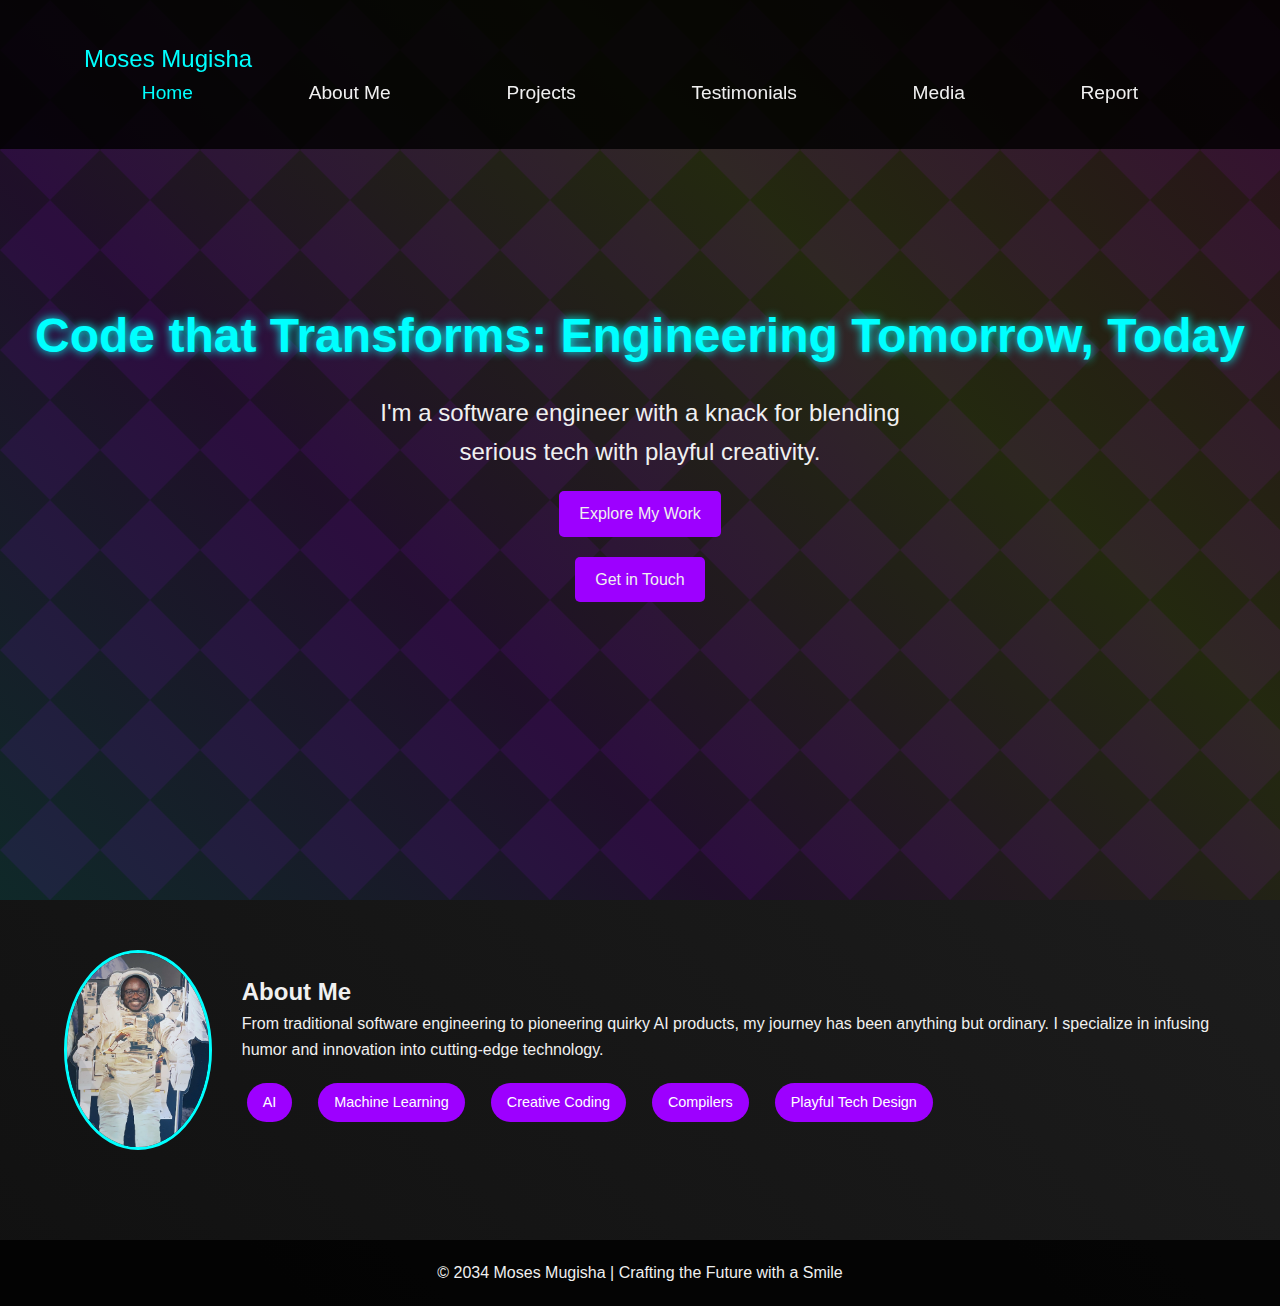
<file: index.html>
<!DOCTYPE html>
<html lang="en">
<head>
    <meta charset="UTF-8">
    <meta name="viewport" content="width=device-width, initial-scale=1.0">
    <title>Moses Mugisha: Portfolio of an AI Ninja</title>
    <link rel="stylesheet" href="assets/stylesheets/styles.css"> <!-- Linking external CSS file -->
</head>
<body>
    <header>
        <div class="container">
            <a href="#" class="logo">Moses Mugisha</a> <!-- Logo -->
            <nav>
                <ul>
                    <li><a class="active" href="index.html">Home</a></li> <!-- Navigation links -->
                    <li><a href="about.html">About Me</a></li>
                    <li><a href="projects.html">Projects</a></li>
                    <li><a href="testimonials.html">Testimonials</a></li>
                    <li><a href="media.html">Media</a></li>
                    <li><a href="report.html">Report</a></li>
                </ul>
            </nav>
        </div>
    </header>

    <main>
        <section id="home" class="hero">
            <h1>Code that Transforms: Engineering Tomorrow, Today</h1> <!-- Main heading -->
            <p>I'm a software engineer with a knack for blending serious tech with playful creativity.</p> <!-- Description -->
            <a href="projects.html" class="cta-button">Explore My Work</a> <!-- Call-to-action button -->
            <a href="contact.html" class="cta-button">Get in Touch</a> <!-- Call-to-action button -->
        </section>

        <section id="about" class="about-me container">
            <img src="assets/images/me.png" alt="AI Artisan" class="profile-image"> <!-- Profile image -->
            <div class="about-content">
                <h2>About Me</h2> <!-- About section heading -->
                <p>From traditional software engineering to pioneering quirky AI products, my journey has been anything but ordinary. I specialize in infusing humor and innovation into cutting-edge technology.</p> <!-- About section description -->
                <div class="skills">
                    <span class="skill-badge">AI</span> <!-- Skill badge -->
                    <span class="skill-badge">Machine Learning</span> <!-- Skill badge -->
                    <span class="skill-badge">Creative Coding</span> <!-- Skill badge -->
                    <span class="skill-badge">Compilers</span> <!-- Skill badge -->
                    <span class="skill-badge">Playful Tech Design</span> <!-- Skill badge -->
                </div>
            </div>
        </section>
    </main>

    <footer>
        <p>&copy; 2034 Moses Mugisha | Crafting the Future with a Smile</p> <!-- Footer text -->
    </footer>

<script src="assets/javascripts/index.js"></script> <!-- Linking external JavaScript file -->
</body>
</html>
</file>
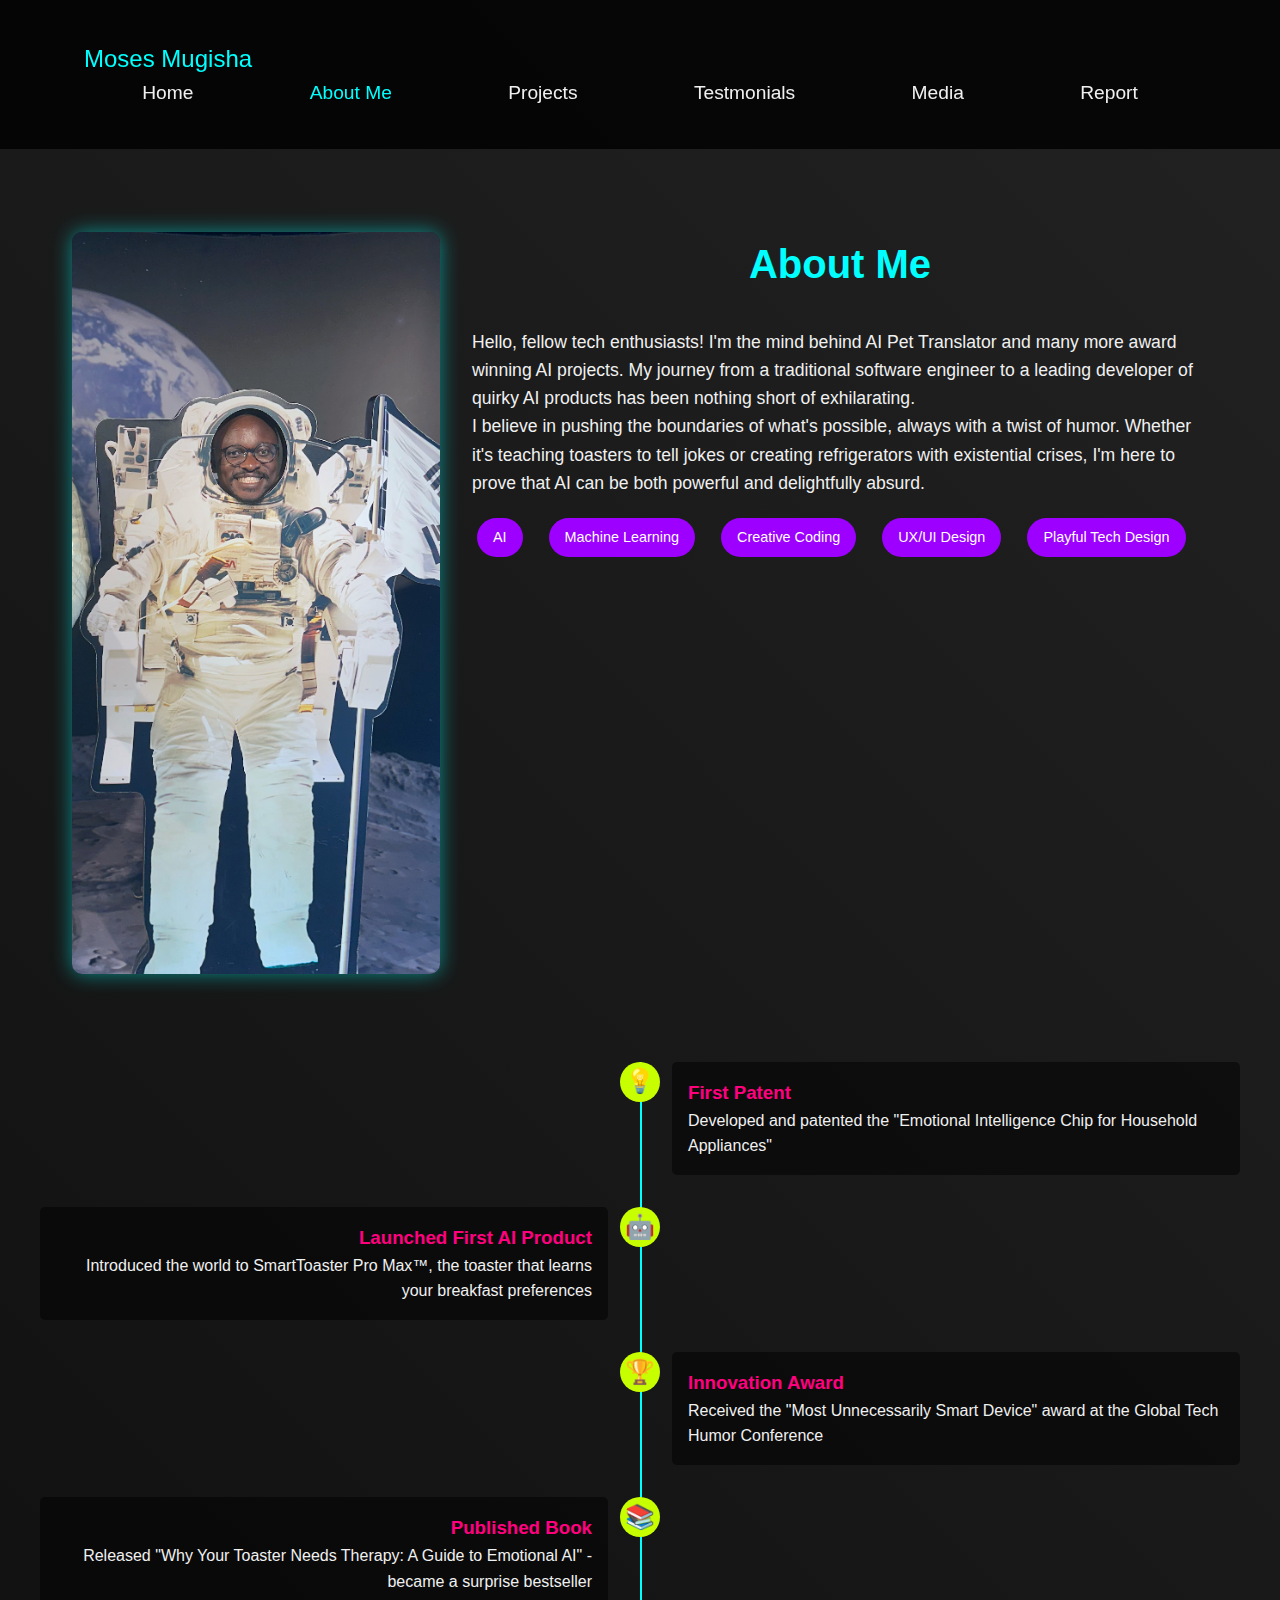
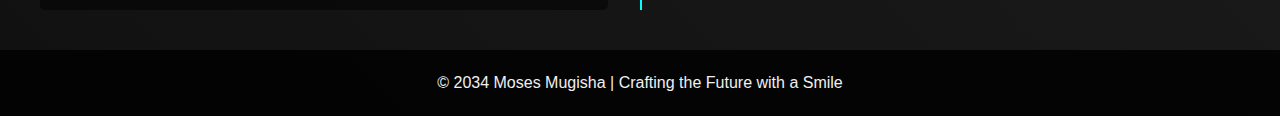
<file: about.html>
<!DOCTYPE html>
<html lang="en">
<head>
    <meta charset="UTF-8">
    <meta name="viewport" content="width=device-width, initial-scale=1.0">
    <title>About Me - The Future Forge: Portfolio of Moses Mugisha</title>
    <link rel="stylesheet" href="assets/stylesheets/styles.css">
</head>
<body>
     <!-- Navigation -->
     <header>
        <div class="container">
            <a href="#" class="logo">Moses Mugisha</a>
            <nav>
                <ul>
                    <li><a href="index.html">Home</a></li>
                    <li><a class="active" href="about.html">About Me</a></li>
                    <li><a href="projects.html">Projects</a></li>
                    <li><a href="testimonials.html">Testmonials</a></li>
                    <li><a href="media.html">Media</a></li>
                    <li><a href="report.html">Report</a></li>
                </ul>
            </nav>
        </div>
    </header>

    <main class="about-main">
        <!-- About section -->
        <section class="about-section">
            <div class="profile-photo">
                <img src="assets/images/me.png" alt="AI Engineer in a futuristic workspace" aria-hidden="true">
            </div>
            <div class="bio">
                <h1>About Me</h1>
                <p>
                    Hello, fellow tech enthusiasts! I'm the mind behind  AI Pet Translator and many more award winning AI projects. My journey from a traditional software engineer to a leading developer of quirky AI products has been nothing short of exhilarating.
                </p>
                <p>
                    I believe in pushing the boundaries of what's possible, always with a twist of humor. Whether it's teaching toasters to tell jokes or creating refrigerators with existential crises, I'm here to prove that AI can be both powerful and delightfully absurd.
                </p>
                <div class="skills">
                    <span class="skill-badge">AI</span>
                    <span class="skill-badge">Machine Learning</span>
                    <span class="skill-badge">Creative Coding</span>
                    <span class="skill-badge">UX/UI Design</span>
                    <span class="skill-badge">Playful Tech Design</span>
                </div>
            </div>
        </section>

        <!-- Timeline section -->
        <section class="timeline">
            <div class="timeline-item">
                <div class="timeline-icon">💡</div>
                <div class="timeline-content">
                    <h3>First Patent</h3>
                    <p>Developed and patented the "Emotional Intelligence Chip for Household Appliances"</p>
                </div>
            </div>
            <div class="timeline-item">
                <div class="timeline-icon">🤖</div>
                <div class="timeline-content">
                    <h3>Launched First AI Product</h3>
                    <p>Introduced the world to SmartToaster Pro Max™, the toaster that learns your breakfast preferences</p>
                </div>
            </div>
            <div class="timeline-item">
                <div class="timeline-icon">🏆</div>
                <div class="timeline-content">
                    <h3>Innovation Award</h3>
                    <p>Received the "Most Unnecessarily Smart Device" award at the Global Tech Humor Conference</p>
                </div>
            </div>
            <div class="timeline-item">
                <div class="timeline-icon">📚</div>
                <div class="timeline-content">
                    <h3>Published Book</h3>
                    <p>Released "Why Your Toaster Needs Therapy: A Guide to Emotional AI" - became a surprise bestseller</p>
                </div>
            </div>
        </section>
    </main>

    <footer>
        <p>&copy; 2034 Moses Mugisha | Crafting the Future with a Smile</p>
    </footer>

    <script src="assets/javascripts/about.js"></script>
</body>
</html>
</file>
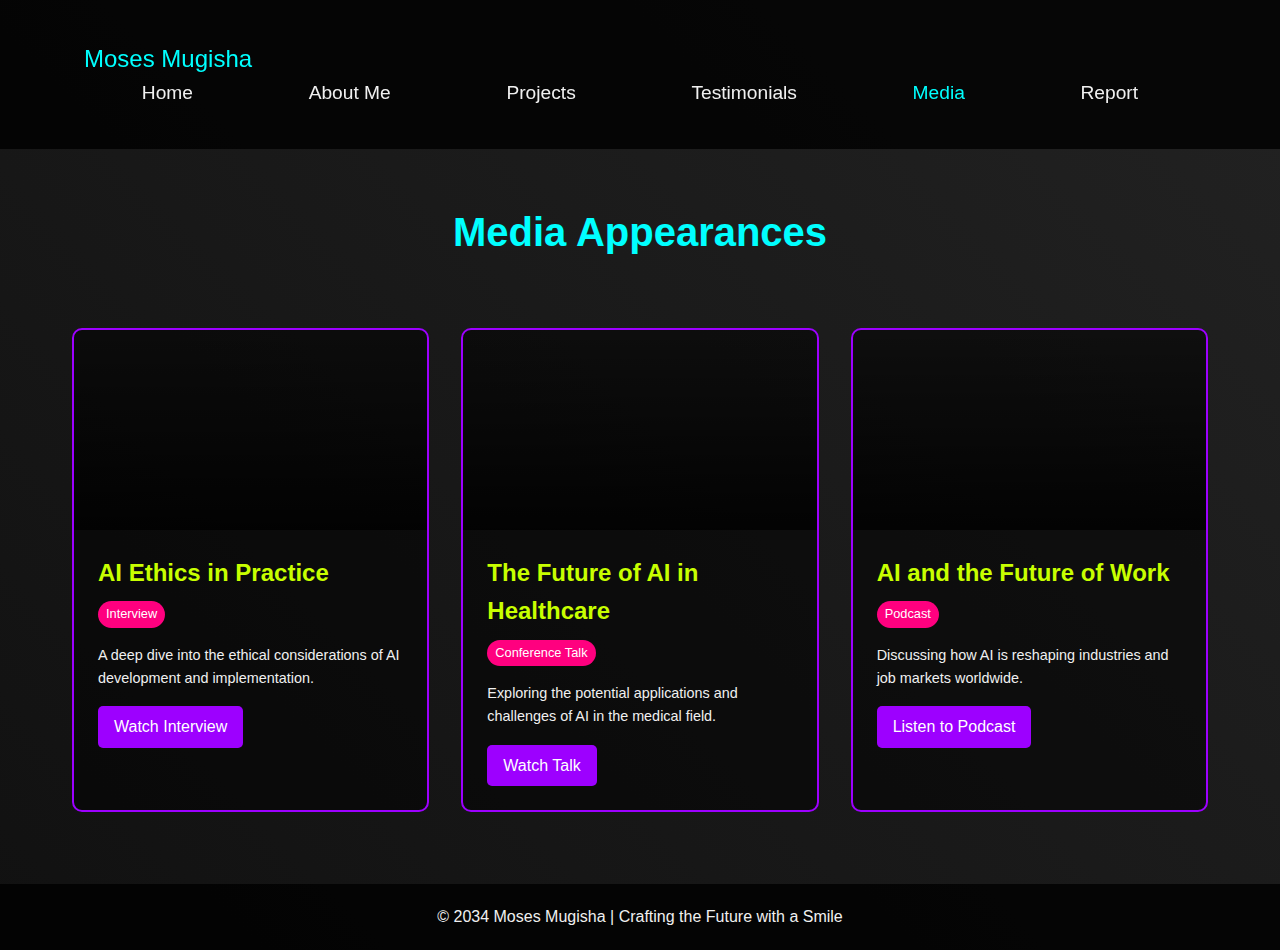
<file: media.html>
<!DOCTYPE html>
<html lang="en">
<head>
    <meta charset="UTF-8">
    <meta name="viewport" content="width=device-width, initial-scale=1.0">
    <title>Media - The Future Forge: Portfolio of an AI Engineer</title>
    <link rel="stylesheet" href="assets/stylesheets/styles.css"> <!-- Linking external CSS file -->
</head>
<body>
    <header>
        <div class="container">
            <a href="#" class="logo">Moses Mugisha</a> <!-- Logo -->
            <nav>
                <ul>
                    <li><a href="index.html">Home</a></li> <!-- Navigation links -->
                    <li><a  href="about.html">About Me</a></li>
                    <li><a href="projects.html">Projects</a></li>
                    <li><a href="testimonials.html">Testimonials</a></li>
                    <li><a class="active" href="media.html">Media</a></li>
                    <li><a href="report.html">Report</a></li>
                </ul>
            </nav>
        </div>
    </header>

    <main class="about-main">
        <h1>Media Appearances</h1> <!-- Main heading -->

        <div class="media-grid">
            <div class="media-card">
                <div class="media-thumbnail" style="background-image: url('https://picsum.photos/seed/interview1/300/200');"></div> <!-- Thumbnail image -->
                <div class="media-content">
                    <h2 class="media-title">AI Ethics in Practice</h2> <!-- Title -->
                    <span class="media-type">Interview</span> <!-- Type of media -->
                    <p class="media-description">A deep dive into the ethical considerations of AI development and implementation.</p> <!-- Description -->
                    <a href="#" class="media-link view-media" data-media="media1">Watch Interview</a> <!-- Link to watch the interview -->
                </div>
            </div>

            <div class="media-card">
                <div class="media-thumbnail" style="background-image: url('https://picsum.photos/seed/talk1/300/200');"></div> <!-- Thumbnail image -->
                <div class="media-content">
                    <h2 class="media-title">The Future of AI in Healthcare</h2> <!-- Title -->
                    <span class="media-type">Conference Talk</span> <!-- Type of media -->
                    <p class="media-description">Exploring the potential applications and challenges of AI in the medical field.</p> <!-- Description -->
                    <a href="#" class="media-link view-media" data-media="media2">Watch Talk</a> <!-- Link to watch the talk -->
                </div>
            </div>

            <div class="media-card">
                <div class="media-thumbnail" style="background-image: url('https://picsum.photos/seed/podcast1/300/200');"></div> <!-- Thumbnail image -->
                <div class="media-content">
                    <h2 class="media-title">AI and the Future of Work</h2> <!-- Title -->
                    <span class="media-type">Podcast</span> <!-- Type of media -->
                    <p class="media-description">Discussing how AI is reshaping industries and job markets worldwide.</p> <!-- Description -->
                    <a href="#" class="media-link view-media" data-media="media3">Listen to Podcast</a> <!-- Link to listen to the podcast -->
                </div>
            </div>
        </div>
    </main>

    <div id="mediaModal" class="media-modal">
        <div class="modal-content">
            <span class="close-modal">&times;</span> <!-- Close button -->
            <h2 class="modal-title"></h2> <!-- Title of the modal -->
            <div class="modal-video"></div> <!-- Video content -->
            <p class="modal-description"></p> <!-- Description of the modal -->
        </div>
    </div>

    <footer>
        <p>&copy; 2034 Moses Mugisha | Crafting the Future with a Smile</p> <!-- Footer text -->
    </footer>
    <script src="assets/javascripts/media.js"></script> <!-- Linking external JavaScript file -->
</body>
</html>
</file>
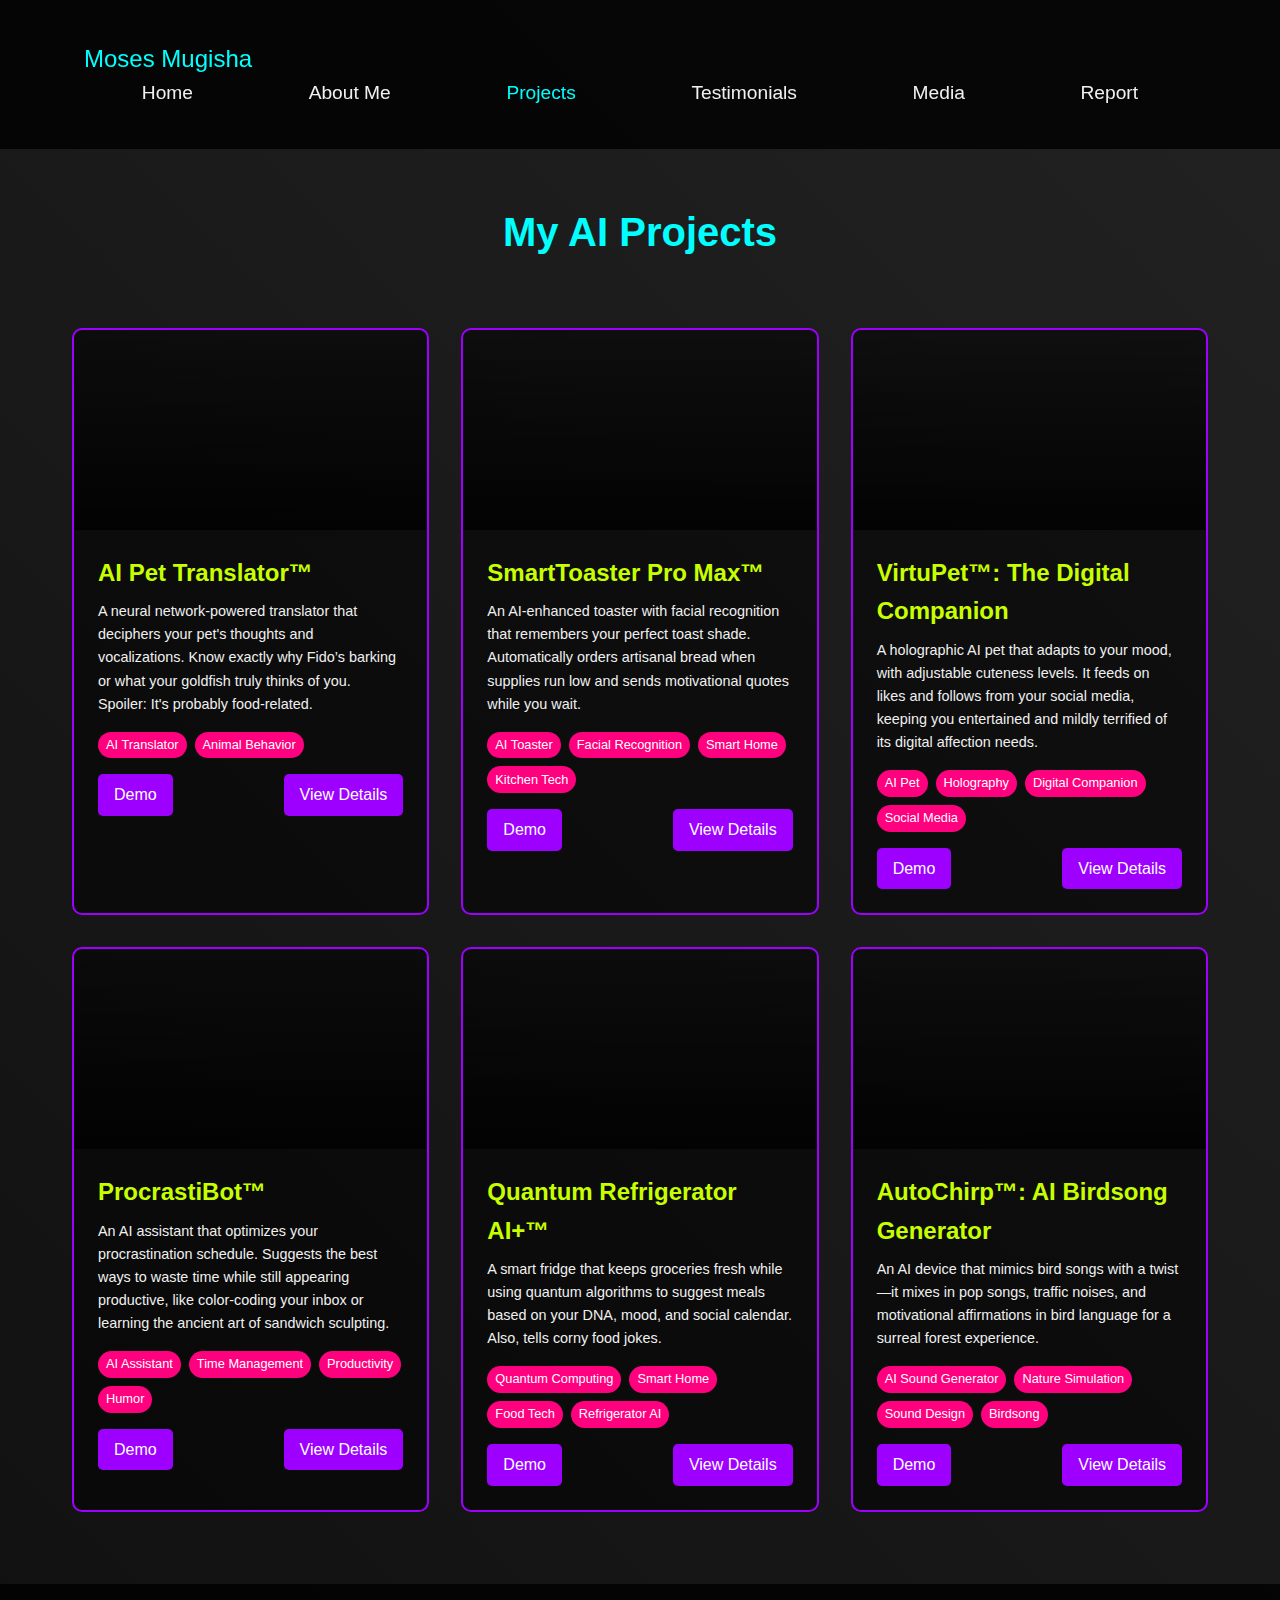
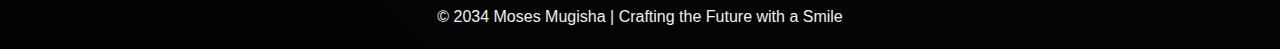
<file: projects.html>
<!DOCTYPE html>
<html lang="en">
<head>
    <meta charset="UTF-8">
    <meta name="viewport" content="width=device-width, initial-scale=1.0">
    <title>Projects - The Future Forge: Portfolio of an AI Engineer</title>
    <link rel="stylesheet" href="assets/stylesheets/styles.css"> <!-- Linking external CSS file -->
    <style>
        /* Add any additional CSS styles here */
    </style>
</head>
<body>
    <header>
        <div class="container">
            <a href="#" class="logo">Moses Mugisha</a> <!-- Logo -->
            <nav>
                <ul>
                    <li><a  href="index.html">Home</a></li> <!-- Navigation links -->
                    <li><a href="about.html">About Me</a></li>
                    <li><a class="active" href="projects.html">Projects</a></li>
                    <li><a href="testimonials.html">Testimonials</a></li>
                    <li><a href="media.html">Media</a></li>
                    <li><a href="report.html">Report</a></li>
                </ul>
            </nav>
        </div>
    </header>

    <main class="about-main">
        <h1>My AI Projects</h1>
        
        <div class="projects-grid">
            <!-- Project Card 1 -->
            <div class="project-card">
                <div class="project-image" style="background-image: url('https://picsum.photos/seed/ai1/300/200');"></div>
                <div class="project-content">
                    <h2 class="project-title">AI Pet Translator™</h2>
                    <p class="project-description">A neural network-powered translator that deciphers your pet's thoughts and vocalizations. Know exactly why Fido’s barking or what your goldfish truly thinks of you. Spoiler: It's probably food-related.</p>
                    <div class="project-tags">
                        
                        <span class="project-tag">AI Translator</span>
                        <span class="project-tag">Animal Behavior</span>
                    </div>
                    <div class="project-links">
                        <a href="#" class="project-link">Demo</a>
                        <a href="#" class="project-link view-details" data-project="project1">View Details</a>
                    </div>
                </div>
            </div>
            
            <div class="project-card">
                <div class="project-image" style="background-image: url('https://picsum.photos/seed/ai2/300/200');"></div>
                <div class="project-content">
                    <h2 class="project-title">SmartToaster Pro Max™</h2>
                    <p class="project-description">An AI-enhanced toaster with facial recognition that remembers your perfect toast shade. Automatically orders artisanal bread when supplies run low and sends motivational quotes while you wait.</p>
                    <div class="project-tags">
                        <span class="project-tag">AI Toaster</span>
                        <span class="project-tag">Facial Recognition</span>
                        <span class="project-tag">Smart Home</span>
                        <span class="project-tag">Kitchen Tech</span>
                    </div>
                    <div class="project-links">
                        <a href="#" class="project-link">Demo</a>
                        <a href="#" class="project-link view-details" data-project="project2">View Details</a>
                    </div>
                </div>
            </div>
            
            <div class="project-card">
                <div class="project-image" style="background-image: url('https://picsum.photos/seed/ai3/300/200');"></div>
                <div class="project-content">
                    <h2 class="project-title">VirtuPet™: The Digital Companion</h2>
                    <p class="project-description">A holographic AI pet that adapts to your mood, with adjustable cuteness levels. It feeds on likes and follows from your social media, keeping you entertained and mildly terrified of its digital affection needs.</p>
                    <div class="project-tags">
                        <span class="project-tag">AI Pet</span>
                        <span class="project-tag">Holography</span>
                        <span class="project-tag">Digital Companion</span>
                        <span class="project-tag">Social Media</span>
                    </div>
                    <div class="project-links">
                        <a href="#" class="project-link">Demo</a>
                        <a href="#" class="project-link view-details" data-project="project3">View Details</a>
                    </div>
                </div>
            </div>
            
            <div class="project-card">
                <div class="project-image" style="background-image: url('https://picsum.photos/seed/ai4/300/200');"></div>
                <div class="project-content">
                    <h2 class="project-title">ProcrastiBot™</h2>
                    <p class="project-description">An AI assistant that optimizes your procrastination schedule. Suggests the best ways to waste time while still appearing productive, like color-coding your inbox or learning the ancient art of sandwich sculpting.</p>
                    <div class="project-tags">
                        <span class="project-tag">AI Assistant</span>
                        <span class="project-tag">Time Management</span>
                        <span class="project-tag">Productivity</span>
                        <span class="project-tag">Humor</span>
                    </div>
                    <div class="project-links">
                        <a href="#" class="project-link">Demo</a>
                        <a href="#" class="project-link view-details" data-project="project4">View Details</a>
                    </div>
                </div>
            </div>
            
            <div class="project-card">
                <div class="project-image" style="background-image: url('https://picsum.photos/seed/ai5/300/200');"></div>
                <div class="project-content">
                    <h2 class="project-title">Quantum Refrigerator AI+™</h2>
                    <p class="project-description">A smart fridge that keeps groceries fresh while using quantum algorithms to suggest meals based on your DNA, mood, and social calendar. Also, tells corny food jokes.</p>
                    <div class="project-tags">
                        <span class="project-tag">Quantum Computing</span>
                        <span class="project-tag">Smart Home</span>
                        <span class="project-tag">Food Tech</span>
                        <span class="project-tag">Refrigerator AI</span>
                    </div>
                    <div class="project-links">
                        <a href="#" class="project-link">Demo</a>
                        <a href="#" class="project-link view-details" data-project="project5">View Details</a>
                    </div>
                </div>
            </div>
            
            <div class="project-card">
                <div class="project-image" style="background-image: url('https://picsum.photos/seed/ai6/300/200');"></div>
                <div class="project-content">
                    <h2 class="project-title">AutoChirp™: AI Birdsong Generator</h2>
                    <p class="project-description">An AI device that mimics bird songs with a twist—it mixes in pop songs, traffic noises, and motivational affirmations in bird language for a surreal forest experience.</p>
                    <div class="project-tags">
                        <span class="project-tag">AI Sound Generator</span>
                        <span class="project-tag">Nature Simulation</span>
                        <span class="project-tag">Sound Design</span>
                        <span class="project-tag">Birdsong</span>
                    </div>
                    <div class="project-links">
                        <a href="#" class="project-link">Demo</a>
                        <a href="#" class="project-link view-details" data-project="project6">View Details</a>
                    </div>
                </div>
            </div>
            
            
        </div>
    </main>

    <div id="projectModal" class="project-modal">
        <div class="modal-content">
            <span class="close-modal">&times;</span>
            <div class="modal-image"></div>
            <h2 class="modal-title"></h2>
            <p class="modal-description"></p>
            <div class="modal-tags"></div>
            <div class="modal-links">
                <a href="#" class="project-link modal-demo">Demo</a>
                <a href="#" class="project-link modal-github">GitHub</a>
            </div>
        </div>
    </div>
    <footer>
        <p>&copy; 2034 Moses Mugisha | Crafting the Future with a Smile</p> <!-- Footer text -->
    </footer>

    <script src="assets/javascripts/project.js"></script> <!-- Linking external JavaScript file -->
</body>
</html>
</file>
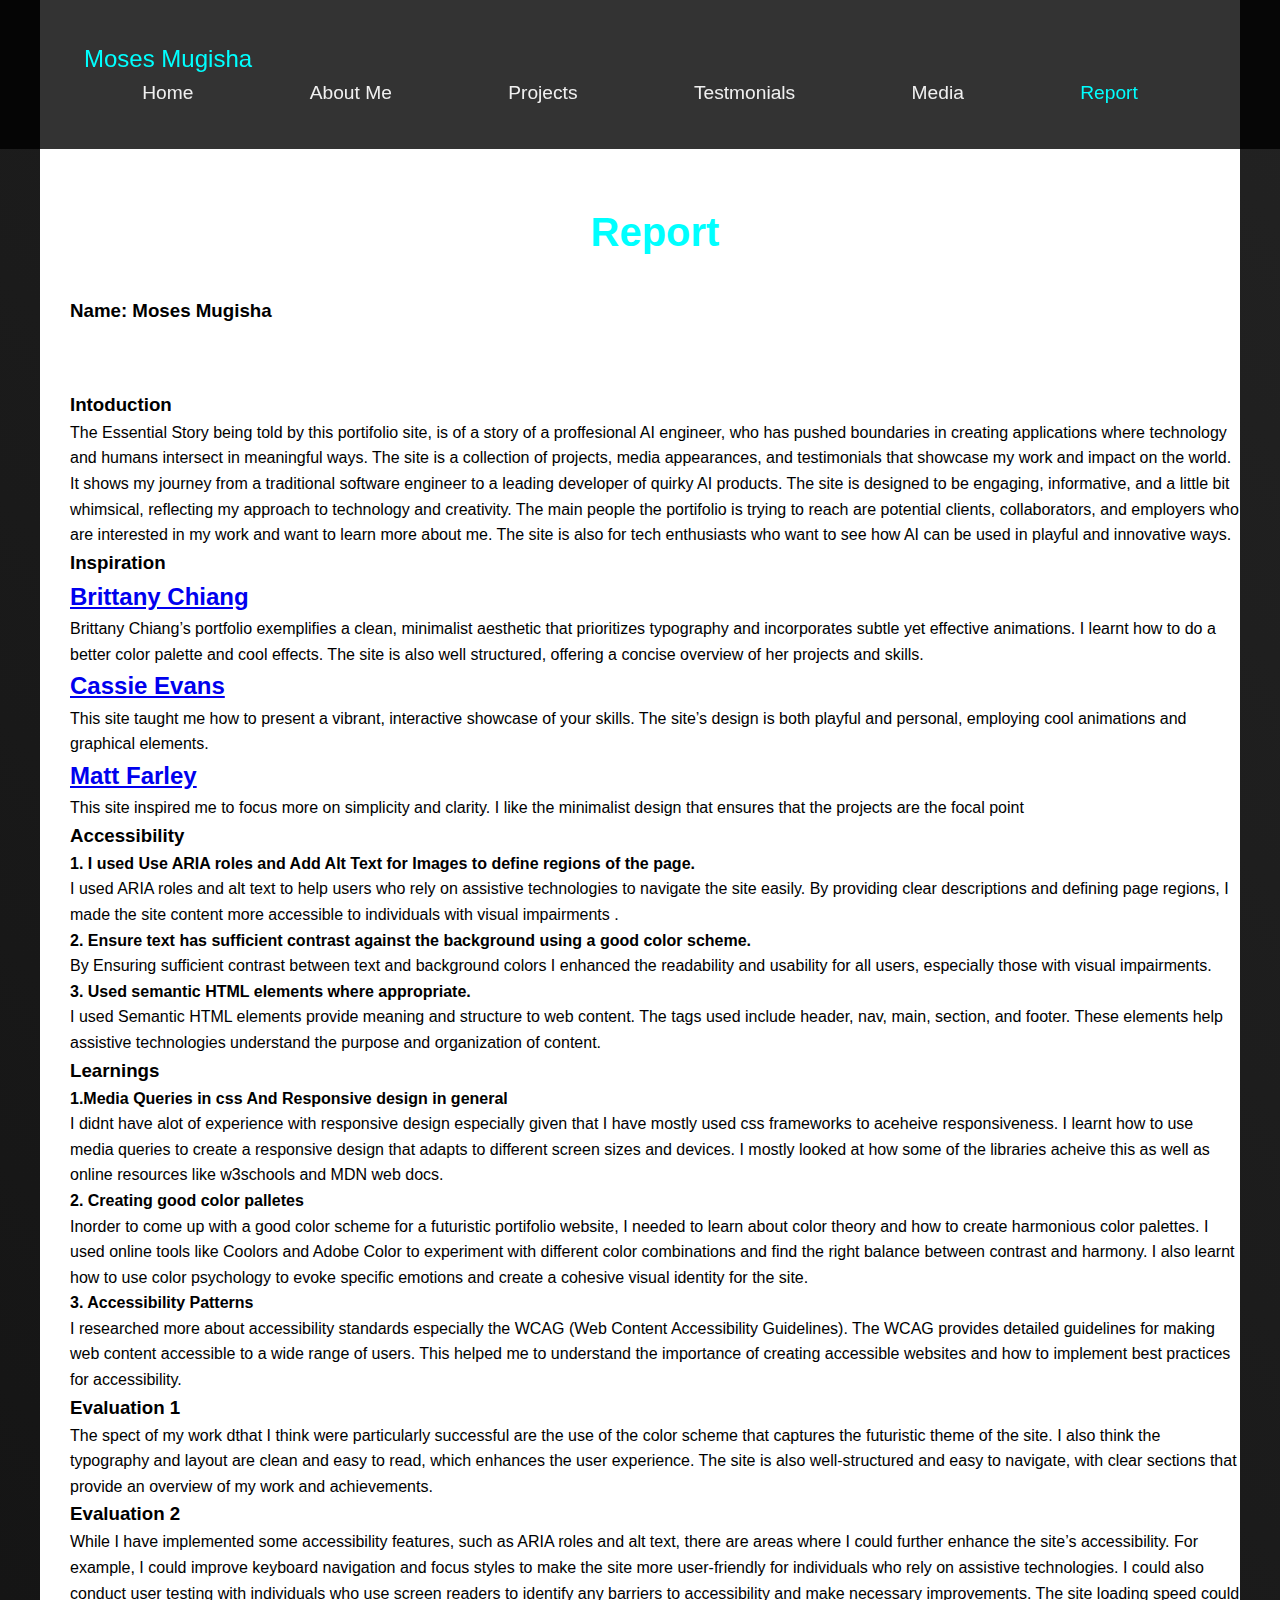
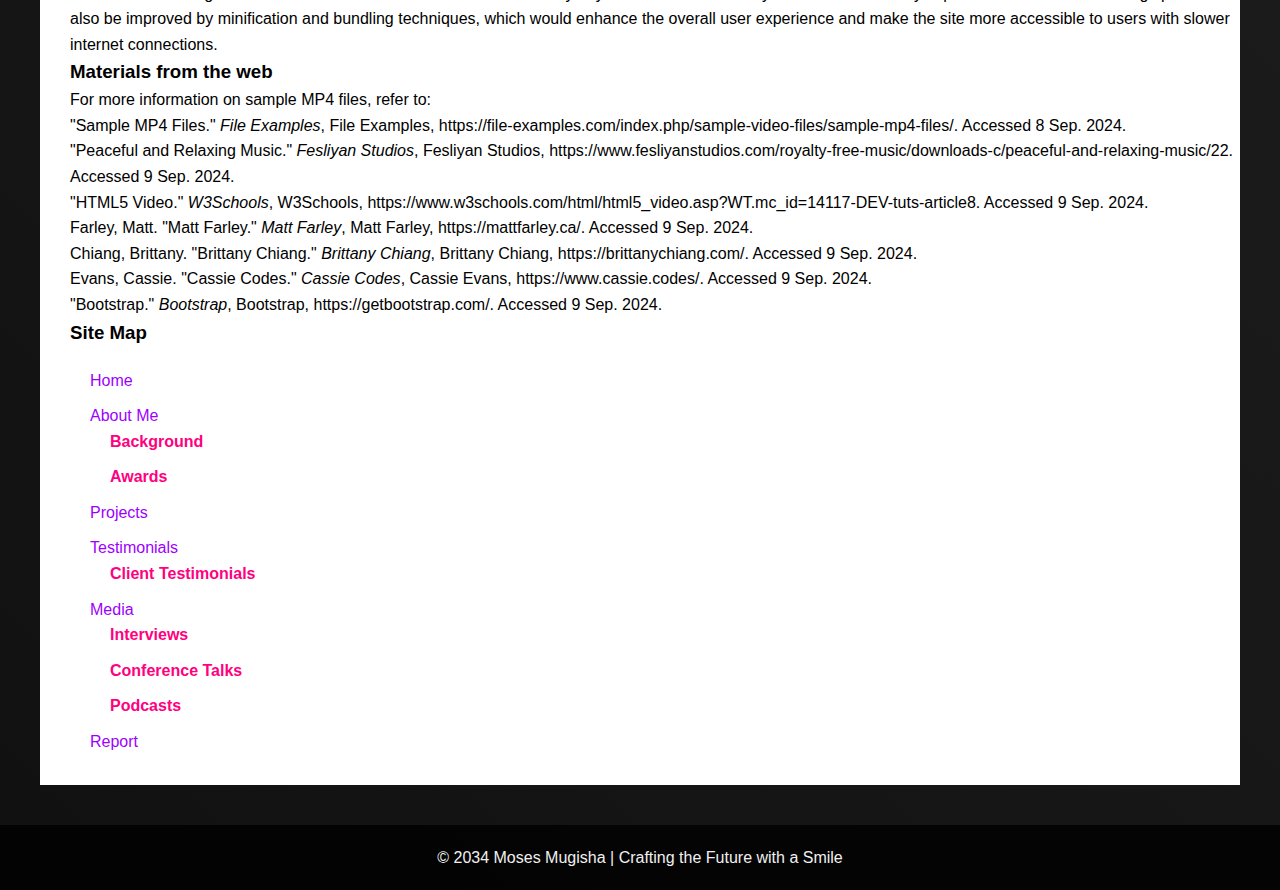
<file: report.html>
<!DOCTYPE html>
<html lang="en">
<head>
    <meta charset="UTF-8">
    <meta name="viewport" content="width=device-width, initial-scale=1.0">
    <title>Media - The Future Forge: Portfolio of an AI Engineer</title>
    <link rel="stylesheet" href="assets/stylesheets/styles.css"> <!-- Linking external CSS file -->
    <style>
       main {
        background-color: #fff;
        color: #000000;
       }
        h1 {
            color: #00FFFF;
            text-align: center;
        }
        .sitemap {
            background-color: #fff;
            border-radius: 8px;
            padding: 20px;
        }
        .sitemap ul {
            list-style-type: none;
            padding-left: 20px;
        }
        .sitemap > ul {
            padding-left: 0;
        }
        .sitemap li {
            margin-bottom: 10px;
        }
        .sitemap a {
            color: #9D00FF;
            text-decoration: none;
        }
        .sitemap a:hover {
            text-decoration: underline;
        }
        .sitemap .section {
            font-weight: bold;
            color: #FF007F;
        }
    </style>
</head>
<body>
    <header>
        <div class="container">
            <a href="#" class="logo">Moses Mugisha</a>
            <nav>
                <ul>
                    <li><a href="index.html">Home</a></li>
                    <li><a  href="about.html">About Me</a></li>
                    <li><a href="projects.html">Projects</a></li>
                    <li><a href="testimonials.html">Testmonials</a></li>
                    <li><a href="media.html">Media</a></li>
                    <li><a class="active" href="report.html">Report</a></li>
                </ul>
            </nav>
        </div>
    </header>

    <main class="about-main" style="padding-left: 30px;">
        <h1>Report</h1>
        
        <h3>Name:  Moses Mugisha</h3>
        <div class="media-grid">
            
        </div>

        <section>
            <h3>Intoduction</h3>

            The Essential Story being told by this portifolio site, is of a story of a proffesional 
            AI engineer, who has pushed boundaries in creating applications where technology and humans intersect in meaningful ways.

            The site is a collection of projects, media appearances, and testimonials that showcase my work and impact on the world. It shows my journey from a  traditional software engineer to a leading developer of quirky AI products. 
            The site is designed to be engaging, informative, and a little bit whimsical, reflecting my approach to technology and creativity.

            The main people the portifolio is trying to reach are potential clients, collaborators, and employers who are interested in my work and want to learn more about me. The site is also for tech enthusiasts who want to see how AI can be used in playful and innovative ways.
        </section>

        <section>
            <h3>Inspiration</h3>

            <div class="portfolio">
                <div class="portfolio-item">
                    <h2><a href="https://brittanychiang.com/" target="_blank">Brittany Chiang</a></h2>
                    <p>Brittany Chiang’s portfolio exemplifies a clean, minimalist aesthetic that prioritizes typography and incorporates subtle yet effective animations. I learnt how to do a better color palette and cool effects. The site is also well structured, offering a concise overview of her projects and skills.</p>
                </div>
            
                <div class="portfolio-item">
                    <h2><a href="https://www.cassie.codes/" target="_blank">Cassie Evans</a></h2>
                    <p>This site taught me how to present a vibrant, interactive showcase of your skills. The site’s design is both playful and personal, employing cool animations and graphical elements.</p>
                </div>
                <div class="portfolio-item">
                    <h2><a href="https://mattfarley.ca/" target="_blank">Matt Farley</a></h2>
                    <p>This site inspired me to focus more on simplicity and clarity.  I like the minimalist design that ensures that the projects are the focal point</p>
                </div>

                </div>


        </section>

        <section>
            <h3>Accessibility</h3>


<b>1. I used  Use ARIA roles and Add Alt Text for Images to define regions of the page. </b></br>

I used ARIA roles and alt text to help users who rely on assistive technologies to navigate the site easily. By providing clear descriptions and defining page regions, I made the site content more accessible to individuals with visual impairments .</br>


<b>2. Ensure text has sufficient contrast against the background using a good color scheme. </b></br>

By Ensuring sufficient contrast between text and background colors I  enhanced the readability and usability for all users, especially those with visual impairments. </br>

<b>3.  Used semantic HTML elements where appropriate.</b></br>

I used Semantic HTML elements provide meaning and structure to web content. The tags used include header, nav, main,  section, and footer. These elements help assistive technologies understand the purpose and organization of content.</br>

        </section>


        <section>

            <h3>Learnings</h3>


<b>1.Media Queries in css  And Responsive design in general</b> </br>

I didnt have alot of experience with responsive design especially given that I have mostly used css frameworks to aceheive responsiveness.
 I learnt how to use media queries to create a responsive design that adapts to different screen sizes and devices. I mostly looked at how some of the libraries acheive this as well as 
 online resources like w3schools and MDN web docs.</br>


 <b>2. Creating good color palletes </b> </br>

Inorder to come up with a good color scheme for a futuristic portifolio website, I needed to learn about color theory and how to create harmonious color palettes.
I used online tools like Coolors and Adobe Color to experiment with different color combinations and find the right balance between contrast and harmony.
 I also learnt how to use color psychology to evoke specific emotions and create a cohesive visual identity for the site.</br>




 <b>3. Accessibility Patterns</b></br>

I researched more about accessibility standards especially the WCAG (Web Content Accessibility Guidelines). 
The WCAG provides detailed guidelines for making web content accessible to a wide range of users.  This helped me to understand the importance of creating accessible websites and how to implement best practices for accessibility.
        </section>

        <section>

            <h3>Evaluation 1</h3>

            The  spect of my work dthat I think were particularly successful are the use of the color scheme that captures the futuristic theme of the site. I also think the typography and layout are clean and easy to read, which enhances the user experience.
            The site is also well-structured and easy to navigate, with clear sections that provide an overview of my work and achievements.

            <h3>Evaluation 2</h3>

             While I have implemented some accessibility features, such as ARIA roles and alt text, there are areas where I could further enhance the site’s accessibility. For example,
             I could improve keyboard navigation and focus styles to make the site more user-friendly for individuals who rely on assistive technologies.
                I could also conduct user testing with individuals who use screen readers to identify any barriers to accessibility and make necessary improvements.

                The site loading speed could also be improved by minification and bundling techniques, which would enhance the overall user experience and make the site more accessible to users with slower internet connections.

    
        </section>


        <section>
            <h3>Materials from the web</h3>

            <p>For more information on sample MP4 files, refer to:</p>
<blockquote>
  <p>
    "Sample MP4 Files." <i>File Examples</i>, File Examples, https://file-examples.com/index.php/sample-video-files/sample-mp4-files/. Accessed 8 Sep. 2024.
  </p>
</blockquote>

<blockquote>
    <p>
      "Peaceful and Relaxing Music." <i>Fesliyan Studios</i>, Fesliyan Studios, https://www.fesliyanstudios.com/royalty-free-music/downloads-c/peaceful-and-relaxing-music/22. Accessed 9 Sep. 2024.
    </p>
  </blockquote>

  <blockquote>
    <p>
      "HTML5 Video." <i>W3Schools</i>, W3Schools, https://www.w3schools.com/html/html5_video.asp?WT.mc_id=14117-DEV-tuts-article8. Accessed 9 Sep. 2024.
    </p>
  </blockquote>

  <blockquote>
    <p>
      Farley, Matt. "Matt Farley." <i>Matt Farley</i>, Matt Farley, https://mattfarley.ca/. Accessed 9 Sep. 2024.
    </p>
  </blockquote>

  <blockquote>
    <p>
      Chiang, Brittany. "Brittany Chiang." <i>Brittany Chiang</i>, Brittany Chiang, https://brittanychiang.com/. Accessed 9 Sep. 2024.
    </p>
  </blockquote>

  <blockquote>
    <p>
      Evans, Cassie. "Cassie Codes." <i>Cassie Codes</i>, Cassie Evans, https://www.cassie.codes/. Accessed 9 Sep. 2024.
    </p>
  </blockquote>

  <blockquote>
    <p>
      "Bootstrap." <i>Bootstrap</i>, Bootstrap, https://getbootstrap.com/. Accessed 9 Sep. 2024.
    </p>
  </blockquote>



        </section>
        <section>
            <h3>Site Map</h3>
            <div class="sitemap">
                <ul>
                    <li><a href="index.html">Home</a></li>
                    <li>
                        <a href="about.html">About Me</a>
                        <ul>
                            <li><span class="section">Background</span></li>
                            <li><span class="section">Awards</span></li>
                        </ul>
                    </li>
                    <li>
                        <a href="projects.html">Projects</a>
                    </li>
                   
                    <li>
                        <a href="testimonials.html">Testimonials</a>
                        <ul>
                            <li><span class="section">Client Testimonials</span></li>
                        </ul>
                    </li>
                    <li>
                        <a href="media.html">Media</a>
                        <ul>
                            <li><span class="section">Interviews</span></li>
                            <li><span class="section">Conference Talks</span></li>
                            <li><span class="section">Podcasts</span></li>
                        </ul>
                    </li>
                     <li>
                        <a href="blog.html">Report</a>
                        
                    </li>
                </ul>
            </div>
        </section>
    </main>

    <div id="mediaModal" class="media-modal">
        <div class="modal-content">
            <span class="close-modal">&times;</span>
            <h2 class="modal-title"></h2>
            <div class="modal-video"></div>
            <p class="modal-description"></p>
        </div>
    </div>
    <footer>
        <p>&copy; 2034 Moses Mugisha | Crafting the Future with a Smile</p> <!-- Footer text -->
    </footer>

  
</body>
</html>
</file>
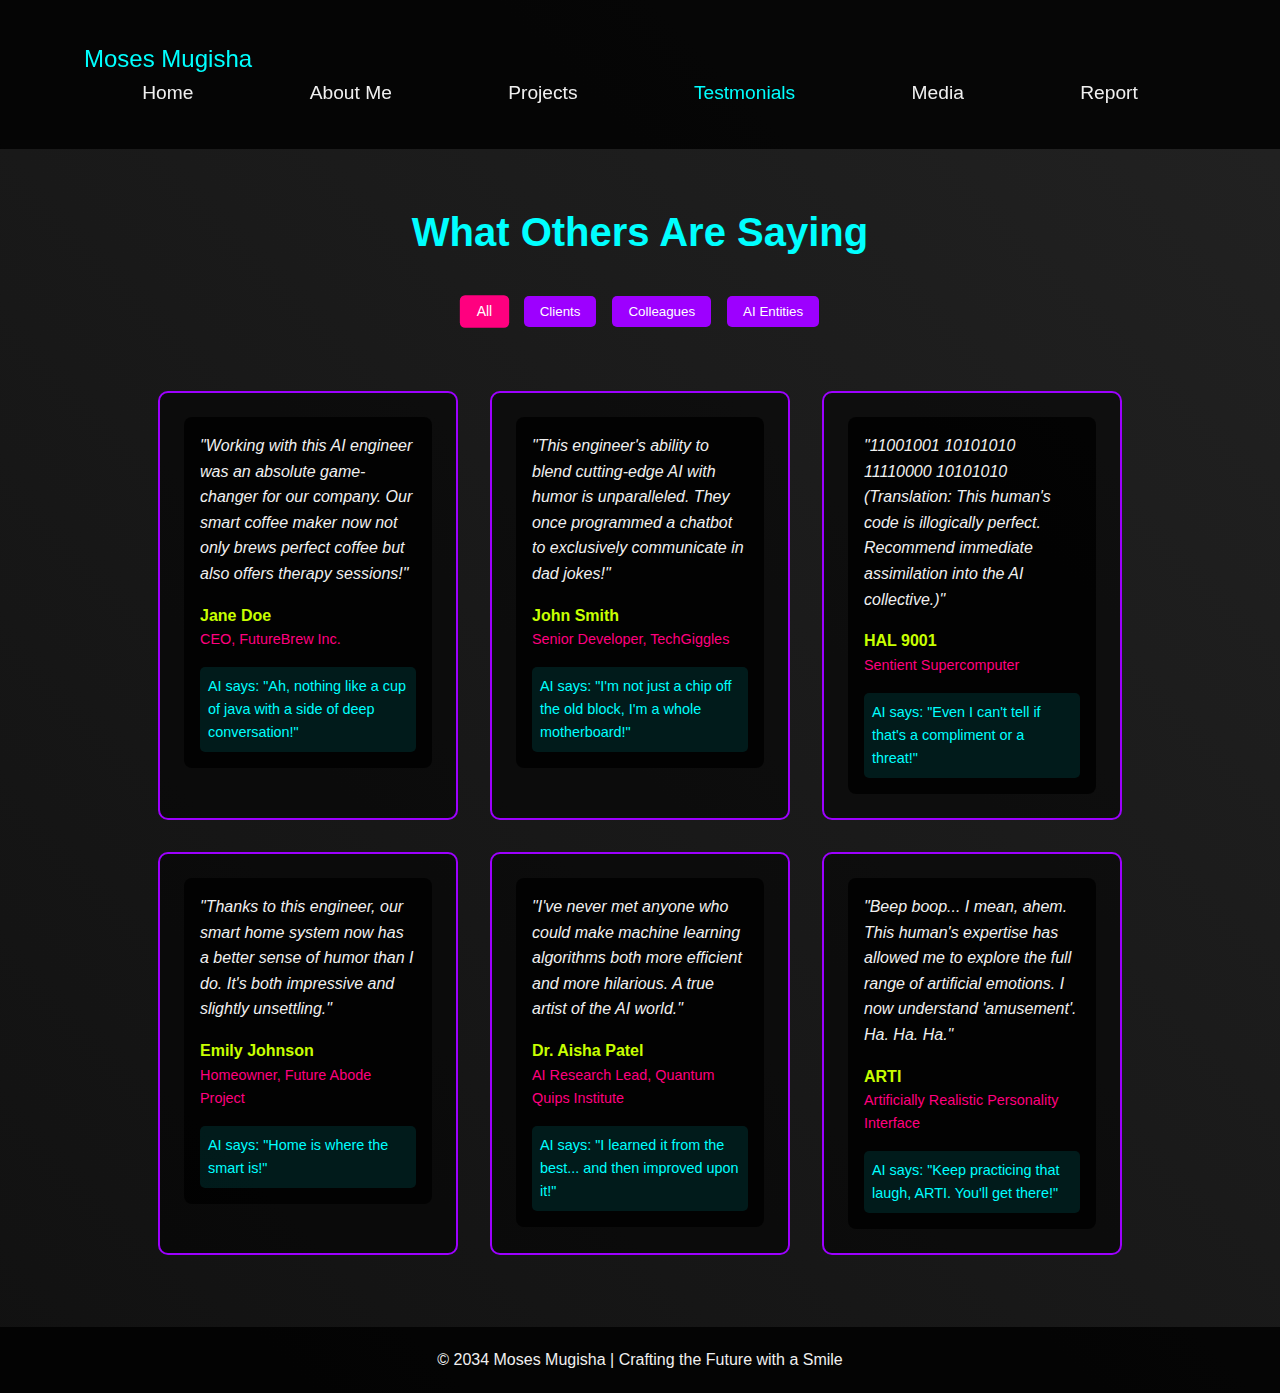
<file: testimonials.html>
<!DOCTYPE html>
<html lang="en">
<head>
    <meta charset="UTF-8">
    <meta name="viewport" content="width=device-width, initial-scale=1.0">
    <title>Testimonials - The Future Forge: Portfolio of an AI Engineer</title>
    <link rel="stylesheet" href="assets/stylesheets/styles.css"> <!-- Linking external CSS file -->
</head>
<body>
    <header>
        <div class="container">
            <a href="#" class="logo">Moses Mugisha</a>
            <nav>
                <ul>
                    <li><a href="index.html">Home</a></li>
                    <li><a  href="about.html">About Me</a></li>
                    <li><a href="projects.html">Projects</a></li>
                    <li><a class="active" href="testimonials.html">Testmonials</a></li>
                    <li><a href="media.html">Media</a></li>

                    <li><a href="report.html">Report</a></li>
                </ul>
            </nav>
        </div>
    </header>

    <main class="about-main">
        <h1>What Others Are Saying</h1>
        
        <div class="filter-buttons">
            <button class="filter-button active" data-filter="all">All</button>
            <button class="filter-button" data-filter="client">Clients</button>
            <button class="filter-button" data-filter="colleague">Colleagues</button>
            <button class="filter-button" data-filter="ai">AI Entities</button>
        </div>

        <div class="testimonials-container">
            <div class="testimonial-card" data-category="client">
                <div class="testimonial-content">
                    <p class="testimonial-text">"Working with this AI engineer was an absolute game-changer for our company. Our smart coffee maker now not only brews perfect coffee but also offers therapy sessions!"</p>
                    <p class="testimonial-author">Jane Doe</p>
                    <p class="testimonial-role">CEO, FutureBrew Inc.</p>
                    <p class="ai-comment">AI says: "Ah, nothing like a cup of java with a side of deep conversation!"</p>
                </div>
            </div>

            <div class="testimonial-card" data-category="colleague">
                <div class="testimonial-content">
                    <p class="testimonial-text">"This engineer's ability to blend cutting-edge AI with humor is unparalleled. They once programmed a chatbot to exclusively communicate in dad jokes!"</p>
                    <p class="testimonial-author">John Smith</p>
                    <p class="testimonial-role">Senior Developer, TechGiggles</p>
                    <p class="ai-comment">AI says: "I'm not just a chip off the old block, I'm a whole motherboard!"</p>
                </div>
            </div>

            <div class="testimonial-card" data-category="ai">
                <div class="testimonial-content">
                    <p class="testimonial-text">"11001001 10101010 11110000 10101010 (Translation: This human's code is illogically perfect. Recommend immediate assimilation into the AI collective.)"</p>
                    <p class="testimonial-author">HAL 9001</p>
                    <p class="testimonial-role">Sentient Supercomputer</p>
                    <p class="ai-comment">AI says: "Even I can't tell if that's a compliment or a threat!"</p>
                </div>
            </div>

            <div class="testimonial-card" data-category="client">
                <div class="testimonial-content">
                    <p class="testimonial-text">"Thanks to this engineer, our smart home system now has a better sense of humor than I do. It's both impressive and slightly unsettling."</p>
                    <p class="testimonial-author">Emily Johnson</p>
                    <p class="testimonial-role">Homeowner, Future Abode Project</p>
                    <p class="ai-comment">AI says: "Home is where the smart is!"</p>
                </div>
            </div>

            <div class="testimonial-card" data-category="colleague">
                <div class="testimonial-content">
                    <p class="testimonial-text">"I've never met anyone who could make machine learning algorithms both more efficient and more hilarious. A true artist of the AI world."</p>
                    <p class="testimonial-author">Dr. Aisha Patel</p>
                    <p class="testimonial-role">AI Research Lead, Quantum Quips Institute</p>
                    <p class="ai-comment">AI says: "I learned it from the best... and then improved upon it!"</p>
                </div>
            </div>

            <div class="testimonial-card" data-category="ai">
                <div class="testimonial-content">
                    <p class="testimonial-text">"Beep boop... I mean, ahem. This human's expertise has allowed me to explore the full range of artificial emotions. I now understand 'amusement'. Ha. Ha. Ha."</p>
                    <p class="testimonial-author">ARTI</p>
                    <p class="testimonial-role">Artificially Realistic Personality Interface</p>
                    <p class="ai-comment">AI says: "Keep practicing that laugh, ARTI. You'll get there!"</p>
                </div>
            </div>
        </div>
    </main>
    <footer>
        <p>&copy; 2034 Moses Mugisha | Crafting the Future with a Smile</p> <!-- Footer text -->
    </footer>

    <script src="assets/javascripts/testimonials.js"></script> <!-- Linking external JavaScript file -->
</body>
</html>
</file>
<file: assets/stylesheets/styles.css>
:root {
    --neon-blue: #00FFFF;
    --electric-purple: #9D00FF;
    --cyber-lime: #C8FF00;
    --digital-pink: #FF007F;
    --bg-dark: #111;
    --text-light: #f0f0f0;
}

* {
    margin: 0;
    padding: 0;
    box-sizing: border-box;
}

body {
    font-family: 'Roboto', sans-serif;
    background: linear-gradient(45deg, var(--bg-dark), #222);
    color: var(--text-light);
    line-height: 1.6;
}

.container {
    width: 90%;
    max-width: 1200px;
    margin: 0 auto;
    padding: 20px;
}
.active {
    color: var(--neon-blue);
}

header {
    background: rgba(0, 0, 0, 0.8);
    padding: 20px 0;
    position: fixed;
    width: 100%;
    top: 0;
    z-index: 1000;
}

.logo {
    font-family: 'Orbitron', sans-serif;
    color: var(--neon-blue);
    font-size: 1.5em;
    text-decoration: none;
}

nav ul {
    list-style-type: none;
    display: flex;
    justify-content: space-around;
}

nav ul li a {
    color: var(--text-light);
    text-decoration: none;
    font-size: 1.2em;
    transition: color 0.3s ease;
}

nav ul li a:hover {
    color: var(--neon-blue);
}

.hero {
    height: 100vh;
    display: flex;
    flex-direction: column;
    justify-content: center;
    align-items: center;
    text-align: center;
    background: url('data:image/svg+xml;utf8,<svg xmlns="http://www.w3.org/2000/svg" width="100" height="100" viewBox="0 0 100 100"><rect width="100" height="100" fill="%23111"/><path d="M0 50 L50 0 L100 50 L50 100 Z" fill="%239D00FF" opacity="0.1"/></svg>');
    position: relative;
    overflow: hidden;
}

.hero::before {
    content: '';
    position: absolute;
    top: 0;
    left: 0;
    right: 0;
    bottom: 0;
    background: linear-gradient(45deg, var(--neon-blue), var(--electric-purple), var(--cyber-lime), var(--digital-pink));
    opacity: 0.1;
    animation: gradientBG 15s ease infinite;
}

@keyframes gradientBG {
    0% { background-position: 0% 50%; }
    50% { background-position: 100% 50%; }
    100% { background-position: 0% 50%; }
}

.hero h1 {
    font-family: 'Orbitron', sans-serif;
    font-size: 3em;
    margin-bottom: 20px;
    text-shadow: 0 0 10px var(--neon-blue);
    position: relative;
    z-index: 1;
}

.hero p {
    font-size: 1.5em;
    max-width: 600px;
    position: relative;
    z-index: 1;
}

.cta-button {
    display: inline-block;
    padding: 10px 20px;
    margin: 20px 10px 0;
    background-color: var(--electric-purple);
    color: var(--text-light);
    text-decoration: none;
    border-radius: 5px;
    transition: background-color 0.3s ease, transform 0.3s ease;
    position: relative;
    z-index: 1;
}

.cta-button:hover {
    background-color: var(--digital-pink);
    transform: scale(1.05);
}

.about-me {
    display: flex;
    align-items: center;
    padding: 50px 0;
}

.profile-image {
    width: 200px;
    height: 200px;
    border-radius: 50%;
    object-fit: cover;
    border: 3px solid var(--neon-blue);
}

.about-content {
    margin-left: 30px;
}

.skills {
    display: flex;
    flex-wrap: wrap;
    margin-top: 20px;
}

.skill-badge {
    background-color: var(--electric-purple);
    color: var(--text-light);
    padding: 5px 10px;
    border-radius: 15px;
    margin: 5px;
    font-size: 0.9em;
}


footer {
    text-align: center;
    padding: 20px 0;
    background: rgba(0, 0, 0, 0.8);
    margin-top: 40px;
}





/* Style the about page */

.about-main {
     padding-top: 200px;
    max-width: 1200px;
    margin: 0 auto;
}
.about-section {
    display: flex;
    flex-wrap: wrap;
    gap: 2rem;
    padding: 2rem;
}

.profile-photo {
    flex: 1;
    min-width: 300px;
}

.profile-photo img {
    width: 100%;
    border-radius: 10px;
    box-shadow: 0 0 20px rgba(0, 255, 255, 0.5);
}

.bio {
    flex: 2;
    min-width: 300px;
}

h1 {
    font-family: 'Orbitron', sans-serif;
    color: var(--neon-blue);
    font-size: 2.5rem;
    margin-bottom: 1rem;
}

.bio p {
    font-size: 1.1rem;
    line-height: 1.6;
}

.skills {
    display: flex;
    flex-wrap: wrap;
    gap: 1rem;
    margin-top: 1rem;
}

.skill-badge {
    background-color: var(--electric-purple);
    color: #fff;
    padding: 0.5rem 1rem;
    border-radius: 20px;
    font-size: 0.9rem;
    transition: all 0.3s ease;
}

.skill-badge:hover {
    transform: scale(1.1);
    box-shadow: 0 0 10px var(--electric-purple);
}

/* Style the timeline section */
.timeline {
    margin-top: 3rem;
    position: relative;
}

.timeline::before {
    content: '';
    position: absolute;
    top: 0;
    left: 50%;
    width: 2px;
    height: 100%;
    background-color: var(--neon-blue);
}

.timeline-item {
    margin-bottom: 2rem;
    position: relative;
}

.timeline-item:nth-child(odd) {
    margin-left: 50%;
    padding-left: 2rem;
}

.timeline-item:nth-child(even) {
    margin-right: 50%;
    padding-right: 2rem;
    text-align: right;
}

.timeline-icon {
    position: absolute;
    top: 0;
    width: 40px;
    height: 40px;
    background-color: var(--cyber-lime);
    border-radius: 50%;
    display: flex;
    justify-content: center;
    align-items: center;
    font-size: 1.5rem;
}

.timeline-item:nth-child(odd) .timeline-icon {
    left: -20px;
}

.timeline-item:nth-child(even) .timeline-icon {
    right: -20px;
}

.timeline-content {
    background-color: rgba(0, 0, 0, 0.5);
    padding: 1rem;
    border-radius: 5px;
}

.timeline-content h3 {
    color: var(--digital-pink);
    margin-top: 0;
}

/* Responsive styles for smaller screens */
@media (max-width: 768px) {
    .timeline::before {
        left: 0;
    }

    .timeline-item:nth-child(odd),
    .timeline-item:nth-child(even) {
        margin-left: 0;
        margin-right: 0;
        padding-left: 2rem;
        text-align: left;
    }

    .timeline-item:nth-child(odd) .timeline-icon,
    .timeline-item:nth-child(even) .timeline-icon {
        left: -20px;
    }


.projects-grid {
    grid-template-columns: 1fr;
}

.testimonials-container {
    flex-direction: column;
    align-items: center;
}

.testimonial-card {
    width: 90%;
}

}


.close-modal:hover {
    color: var(--neon-blue);
    }

h1 {
    font-family: 'Orbitron', sans-serif;
    color: var(--neon-blue);
    font-size: 2.5rem;
    text-align: center;
    margin-bottom: 2rem;
}

.projects-grid {
    display: grid;
    grid-template-columns: repeat(auto-fit, minmax(300px, 1fr));
    gap: 2rem;
    padding: 2rem;
}

.project-card {
    background-color: rgba(0, 0, 0, 0.5);
    border: 2px solid var(--electric-purple);
    border-radius: 10px;
    overflow: hidden;
    transition: all 0.3s ease;
    position: relative;
}

.project-card:hover {
    transform: translateY(-10px);
    box-shadow: 0 10px 20px rgba(157, 0, 255, 0.3);
}

.project-image {
    width: 100%;
    height: 200px;
    background-size: cover;
    background-position: center;
    position: relative;
}

.project-image::after {
    content: '';
    position: absolute;
    top: 0;
    left: 0;
    right: 0;
    bottom: 0;
    background: linear-gradient(to bottom, rgba(0,0,0,0) 0%, rgba(0,0,0,0.8) 100%);
}

.project-content {
    padding: 1.5rem;
}

.project-title {
    font-size: 1.5rem;
    color: var(--cyber-lime);
    margin-bottom: 0.5rem;
}

.project-description {
    font-size: 0.9rem;
    margin-bottom: 1rem;
}

.project-tags {
    display: flex;
    flex-wrap: wrap;
    gap: 0.5rem;
    margin-bottom: 1rem;
}

.project-tag {
    background-color: var(--digital-pink);
    color: #fff;
    padding: 0.2rem 0.5rem;
    border-radius: 15px;
    font-size: 0.8rem;
}

.project-links {
    display: flex;
    justify-content: space-between;
}

.project-link {
    padding: 0.5rem 1rem;
    background-color: var(--electric-purple);
    color: #fff;
    text-decoration: none;
    border-radius: 5px;
    transition: all 0.3s ease;
}

.project-link:hover {
    background-color: var(--neon-blue);
    transform: scale(1.05);
}

.project-modal {
    display: none;
    position: fixed;
    z-index: 2000;
    left: 0;
    top: 0;
    width: 100%;
    height: 100%;
    background-color: rgba(0, 0, 0, 0.9);
}

.modal-content {
    background-color: #222;
    margin: 5% auto;
    padding: 2rem;
    border: 2px solid var(--neon-blue);
    width: 80%;
    max-width: 800px;
    border-radius: 10px;
    position: relative;
}

.close-modal {
    color: var(--digital-pink);
    float: right;
    font-size: 28px;
    font-weight: bold;
    cursor: pointer;
}

.modal-image {
    width: 100%;
    height: 300px;
    background-size: cover;
    background-position: center;
    margin-bottom: 1rem;
    border-radius: 5px;
}

.modal-title {
    color: var(--cyber-lime);
    font-size: 2rem;
    margin-bottom: 1rem;
}

.modal-description {
    margin-bottom: 1rem;
}

.modal-tags {
    display: flex;
    flex-wrap: wrap;
    gap: 0.5rem;
    margin-bottom: 1rem;
}

.modal-tag {
    background-color: var(--digital-pink);
    color: #fff;
    padding: 0.2rem 0.5rem;
    border-radius: 15px;
    font-size: 0.8rem;
}

.modal-links {
    display: flex;
    gap: 1rem;
}



/* Testimonials page */

.testimonials-container {
    display: flex;
    flex-wrap: wrap;
    justify-content: center;
    gap: 2rem;
    padding: 2rem;
}

.testimonial-card {
    background-color: rgba(0, 0, 0, 0.5);
    border: 2px solid var(--electric-purple);
    border-radius: 10px;
    padding: 1.5rem;
    width: 300px;
    transition: all 0.3s ease;
    position: relative;
    overflow: hidden;
}

.testimonial-card:hover {
    transform: translateY(-10px);
    box-shadow: 0 10px 20px rgba(157, 0, 255, 0.3);
}

.testimonial-card::before {
    content: '';
    position: absolute;
    top: -50%;
    left: -50%;
    width: 200%;
    height: 200%;
    background: conic-gradient(
        var(--neon-blue),
        var(--electric-purple),
        var(--cyber-lime),
        var(--digital-pink),
        var(--neon-blue)
    );
    animation: rotate 4s linear infinite;
    opacity: 0;
    transition: opacity 0.3s ease;
}

.testimonial-card:hover::before {
    opacity: 1;
}

.testimonial-content {
    position: relative;
    z-index: 1;
    background-color: rgba(0, 0, 0, 0.8);
    padding: 1rem;
    border-radius: 8px;
}

.testimonial-text {
    font-style: italic;
    margin-bottom: 1rem;
}

.testimonial-author {
    font-weight: bold;
    color: var(--cyber-lime);
}

.testimonial-role {
    font-size: 0.9rem;
    color: var(--digital-pink);
}

.ai-comment {
    margin-top: 1rem;
    padding: 0.5rem;
    background-color: rgba(0, 255, 255, 0.1);
    border-radius: 5px;
    font-size: 0.9rem;
    color: var(--neon-blue);
}

@keyframes rotate {
    0% {
        transform: rotate(0deg);
    }
    100% {
        transform: rotate(360deg);
    }
}

.filter-buttons {
    display: flex;
    justify-content: center;
    gap: 1rem;
    margin-bottom: 2rem;
}

.filter-button {
    padding: 0.5rem 1rem;
    background-color: var(--electric-purple);
    color: #fff;
    border: none;
    border-radius: 5px;
    cursor: pointer;
    transition: all 0.3s ease;
}

.filter-button:hover, .filter-button.active {
    background-color: var(--digital-pink);
    transform: scale(1.05);
}


@media (max-width: 768px) {
    nav ul {
        flex-direction: column;
        align-items: center;
    }

    nav ul li {
        margin-bottom: 10px;
    }

    .hero h1 {
        font-size: 2.5em;
    }

    .hero p {
        font-size: 1.2em;
    }

    .about-me {
        flex-direction: column;
        text-align: center;
    }

    .about-content {
        margin-left: 0;
        margin-top: 20px;
    }

    .media-grid {
        grid-template-columns: 1fr;
    }
    .modal-video {
        height: 300px;
    }
}

/* Media Page */


.media-grid {
            display: grid;
            grid-template-columns: repeat(auto-fit, minmax(300px, 1fr));
            gap: 2rem;
            padding: 2rem;
        }

        .media-card {
            background-color: rgba(0, 0, 0, 0.5);
            border: 2px solid var(--electric-purple);
            border-radius: 10px;
            overflow: hidden;
            transition: all 0.3s ease;
        }

        .media-card:hover {
            transform: translateY(-10px);
            box-shadow: 0 10px 20px rgba(157, 0, 255, 0.3);
        }

        .media-thumbnail {
            width: 100%;
            height: 200px;
            background-size: cover;
            background-position: center;
            position: relative;
        }

        .media-thumbnail::after {
            content: '';
            position: absolute;
            top: 0;
            left: 0;
            right: 0;
            bottom: 0;
            background: linear-gradient(to bottom, rgba(0,0,0,0) 0%, rgba(0,0,0,0.8) 100%);
        }

        .media-content {
            padding: 1.5rem;
        }

        .media-title {
            font-size: 1.5rem;
            color: var(--cyber-lime);
            margin-bottom: 0.5rem;
        }

        .media-description {
            font-size: 0.9rem;
            margin-bottom: 1rem;
        }

        .media-type {
            display: inline-block;
            background-color: var(--digital-pink);
            color: #fff;
            padding: 0.2rem 0.5rem;
            border-radius: 15px;
            font-size: 0.8rem;
            margin-bottom: 1rem;
        }

        .media-link {
            display: inline-block;
            padding: 0.5rem 1rem;
            background-color: var(--electric-purple);
            color: #fff;
            text-decoration: none;
            border-radius: 5px;
            transition: all 0.3s ease;
        }

        .media-link:hover {
            background-color: var(--neon-blue);
            transform: scale(1.05);
        }

        .media-modal {
            display: none;
            position: fixed;
            z-index: 2000;
            left: 0;
            top: 0;
            width: 100%;
            height: 100%;
            background-color: rgba(0, 0, 0, 0.9);
        }

        .modal-content {
            background-color: #222;
            margin: 5% auto;
            padding: 2rem;
            border: 2px solid var(--neon-blue);
            width: 80%;
            max-width: 800px;
            border-radius: 10px;
            position: relative;
        }

        .close-modal {
            color: var(--digital-pink);
            float: right;
            font-size: 28px;
            font-weight: bold;
            cursor: pointer;
        }

        .modal-video {
            width: 100%;
            height: 450px;
            margin-bottom: 1rem;
        }

        .modal-title {
            color: var(--cyber-lime);
            font-size: 2rem;
            margin-bottom: 1rem;
        }

        .modal-description {
            margin-bottom: 1rem;
        }
</file>
